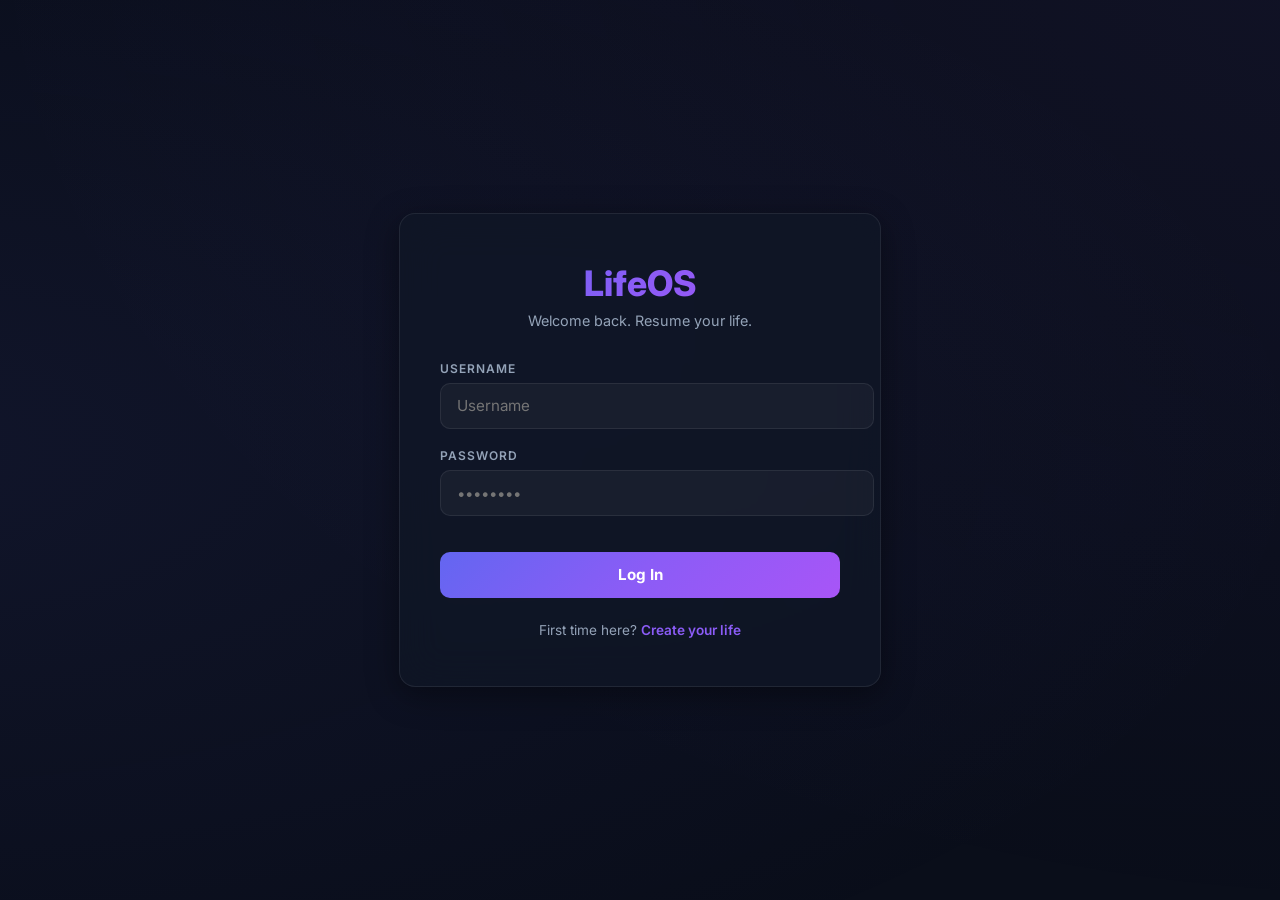
<file: static/login.html>
<!DOCTYPE html>
<html lang="en" data-theme="dark">
<head>
<meta charset="UTF-8">
<meta name="viewport" content="width=device-width, initial-scale=1.0">
<title>LifeOS — Login</title>
<link href="https://fonts.googleapis.com/css2?family=Inter:wght@300;400;500;600;700;800;900&display=swap" rel="stylesheet">
<style>
/* ─── CSS Variables (Theme System) ──────────────────────────────────────── */
:root {
  --font: 'Inter', -apple-system, sans-serif;
  --radius: 16px;
  --radius-sm: 10px;
  --transition: all 0.3s cubic-bezier(0.4, 0, 0.2, 1);
}

[data-theme="dark"] {
  --bg-primary: #0a0e1a;
  --bg-secondary: #111827;
  --bg-card: rgba(17, 24, 39, 0.7);
  --glass-bg: rgba(255, 255, 255, 0.04);
  --glass-border: rgba(255, 255, 255, 0.08);
  --glass-shadow: 0 8px 32px rgba(0, 0, 0, 0.4);
  --text-primary: #f1f5f9;
  --text-secondary: #94a3b8;
  --accent-gradient: linear-gradient(135deg, #6366f1, #8b5cf6, #a855f7);
}

body {
  font-family: var(--font);
  background: var(--bg-primary);
  color: var(--text-primary);
  height: 100vh;
  display: flex;
  align-items: center;
  justify-content: center;
  margin: 0;
  overflow: hidden;
}

body::before {
  content: ''; position: fixed; top: -50%; left: -50%; width: 200%; height: 200%;
  background: radial-gradient(ellipse at 20% 50%, rgba(99,102,241,0.08) 0%, transparent 50%),
              radial-gradient(ellipse at 80% 20%, rgba(139,92,246,0.06) 0%, transparent 50%);
  animation: bgShift 20s ease-in-out infinite alternate; z-index: -1;
}
@keyframes bgShift { 0% { transform: translate(0, 0); } 100% { transform: translate(2%, 1%); } }

.auth-card {
  background: var(--bg-card);
  backdrop-filter: blur(20px);
  border: 1px solid var(--glass-border);
  border-radius: var(--radius);
  box-shadow: var(--glass-shadow);
  padding: 3rem 2.5rem;
  width: 100%;
  max-width: 400px;
  text-align: center;
}

.logo {
  font-weight: 800; font-size: 2.2rem; margin-bottom: 0.5rem;
  background: var(--accent-gradient); -webkit-background-clip: text;
  -webkit-text-fill-color: transparent; background-clip: text;
}
.subtitle { color: var(--text-secondary); font-size: 0.9rem; margin-bottom: 2rem; }

.input-group { text-align: left; margin-bottom: 1.2rem; }
.input-label { display: block; font-size: 0.75rem; font-weight: 600; color: var(--text-secondary); margin-bottom: 0.4rem; text-transform: uppercase; letter-spacing: 1px; }
.auth-input {
  width: 100%; padding: 0.8rem 1rem;
  background: var(--glass-bg); border: 1px solid var(--glass-border);
  border-radius: var(--radius-sm); color: var(--text-primary);
  font-family: var(--font); font-size: 0.95rem; outline: none; transition: var(--transition);
}
.auth-input:focus { border-color: #6366f1; }

.btn-primary {
  width: 100%; padding: 0.85rem; border: none; border-radius: var(--radius-sm);
  background: var(--accent-gradient); color: #fff; margin-top: 1rem;
  font-family: var(--font); font-size: 0.95rem; font-weight: 700;
  cursor: pointer; transition: var(--transition);
}
.btn-primary:hover { transform: translateY(-2px); box-shadow: 0 4px 15px rgba(99,102,241,0.3); }

.link-text { display: block; margin-top: 1.5rem; font-size: 0.85rem; color: var(--text-secondary); text-decoration: none; }
.link-text span { color: #8b5cf6; font-weight: 600; }
.link-text:hover span { text-decoration: underline; }
</style>
</head>
<body>

<div class="auth-card">
  <div class="logo">LifeOS</div>
  <div class="subtitle">Welcome back. Resume your life.</div>

  <form id="loginForm">
    <div class="input-group">
      <label class="input-label">Username</label>
      <input type="text" id="username" class="auth-input" placeholder="Username" required>
    </div>

    <div class="input-group">
      <label class="input-label">Password</label>
      <input type="password" id="password" class="auth-input" placeholder="••••••••" required>
    </div>

    <button type="submit" class="btn-primary">Log In</button>
  </form>
  
  <a href="/register" class="link-text">First time here? <span>Create your life</span></a>
</div>

<script>
document.getElementById('loginForm').addEventListener('submit', (e) => {
  e.preventDefault();
  const username = document.getElementById('username').value;
  localStorage.setItem('lifeos-user', username);
  if (!localStorage.getItem('lifeos-avatar')) {
    localStorage.setItem('lifeos-avatar', '🧑‍🚀');
  }
  window.location.href = '/';
});
</script>

</body>
</html>
</file>
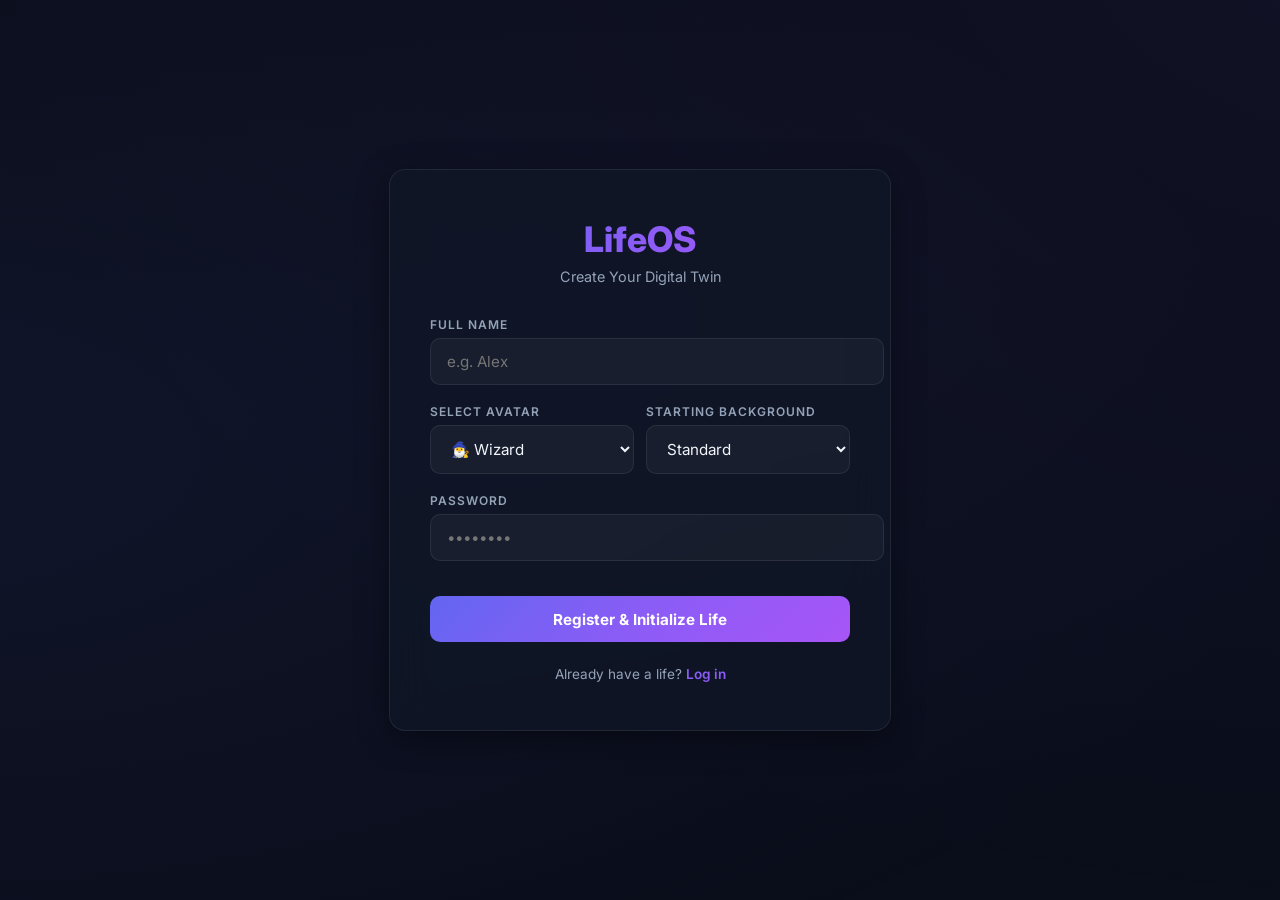
<file: static/register.html>
<!DOCTYPE html>
<html lang="en" data-theme="dark">
<head>
<meta charset="UTF-8">
<meta name="viewport" content="width=device-width, initial-scale=1.0">
<title>LifeOS — Register</title>
<link href="https://fonts.googleapis.com/css2?family=Inter:wght@300;400;500;600;700;800;900&display=swap" rel="stylesheet">
<style>
/* ─── CSS Variables (Theme System) ──────────────────────────────────────── */
:root {
  --font: 'Inter', -apple-system, sans-serif;
  --radius: 16px;
  --radius-sm: 10px;
  --transition: all 0.3s cubic-bezier(0.4, 0, 0.2, 1);
}

[data-theme="dark"] {
  --bg-primary: #0a0e1a;
  --bg-secondary: #111827;
  --bg-card: rgba(17, 24, 39, 0.7);
  --glass-bg: rgba(255, 255, 255, 0.04);
  --glass-border: rgba(255, 255, 255, 0.08);
  --glass-shadow: 0 8px 32px rgba(0, 0, 0, 0.4);
  --text-primary: #f1f5f9;
  --text-secondary: #94a3b8;
  --accent-gradient: linear-gradient(135deg, #6366f1, #8b5cf6, #a855f7);
}

body {
  font-family: var(--font);
  background: var(--bg-primary);
  color: var(--text-primary);
  height: 100vh;
  display: flex;
  align-items: center;
  justify-content: center;
  margin: 0;
  overflow: hidden;
}

body::before {
  content: ''; position: fixed; top: -50%; left: -50%; width: 200%; height: 200%;
  background: radial-gradient(ellipse at 20% 50%, rgba(99,102,241,0.08) 0%, transparent 50%),
              radial-gradient(ellipse at 80% 20%, rgba(139,92,246,0.06) 0%, transparent 50%);
  animation: bgShift 20s ease-in-out infinite alternate; z-index: -1;
}

@keyframes bgShift { 0% { transform: translate(0, 0); } 100% { transform: translate(2%, 1%); } }

.auth-card {
  background: var(--bg-card);
  backdrop-filter: blur(20px);
  border: 1px solid var(--glass-border);
  border-radius: var(--radius);
  box-shadow: var(--glass-shadow);
  padding: 3rem 2.5rem;
  width: 100%;
  max-width: 420px;
  text-align: center;
}

.logo {
  font-weight: 800; font-size: 2.2rem; margin-bottom: 0.5rem;
  background: var(--accent-gradient); -webkit-background-clip: text;
  -webkit-text-fill-color: transparent; background-clip: text;
}
.subtitle { color: var(--text-secondary); font-size: 0.9rem; margin-bottom: 2rem; }

.input-group { text-align: left; margin-bottom: 1.2rem; }
.input-label { display: block; font-size: 0.75rem; font-weight: 600; color: var(--text-secondary); margin-bottom: 0.4rem; text-transform: uppercase; letter-spacing: 1px; }
.auth-input {
  width: 100%; padding: 0.8rem 1rem;
  background: var(--glass-bg); border: 1px solid var(--glass-border);
  border-radius: var(--radius-sm); color: var(--text-primary);
  font-family: var(--font); font-size: 0.95rem; outline: none; transition: var(--transition);
}
.auth-input:focus { border-color: #6366f1; }
.auth-input option { background: var(--bg-primary); color: var(--text-primary); }

.btn-primary {
  width: 100%; padding: 0.85rem; border: none; border-radius: var(--radius-sm);
  background: var(--accent-gradient); color: #fff; margin-top: 1rem;
  font-family: var(--font); font-size: 0.95rem; font-weight: 700;
  cursor: pointer; transition: var(--transition);
}
.btn-primary:hover { transform: translateY(-2px); box-shadow: 0 4px 15px rgba(99,102,241,0.3); }

.link-text { display: block; margin-top: 1.5rem; font-size: 0.85rem; color: var(--text-secondary); text-decoration: none; }
.link-text span { color: #8b5cf6; font-weight: 600; }
.link-text:hover span { text-decoration: underline; }

/* Grid for detailed options */
.detailed-options { display: grid; grid-template-columns: 1fr 1fr; gap: 0.8rem; margin-bottom: 1.2rem; }
</style>
</head>
<body>

<div class="auth-card">
  <div class="logo">LifeOS</div>
  <div class="subtitle">Create Your Digital Twin</div>

  <form id="registerForm">
    <div class="input-group">
      <label class="input-label">Full Name</label>
      <input type="text" id="username" class="auth-input" placeholder="e.g. Alex" required>
    </div>
    
    <div class="detailed-options">
      <div class="input-group" style="margin-bottom:0;">
        <label class="input-label">Select Avatar</label>
        <select id="avatar" class="auth-input">
          <option value="🧙‍♂️">🧙‍♂️ Wizard</option>
          <option value="🧑‍🚀">🧑‍🚀 Explorer</option>
          <option value="🥷">🥷 Ninja</option>
          <option value="🧛">🧛 Vampire</option>
        </select>
      </div>
      <div class="input-group" style="margin-bottom:0;">
        <label class="input-label">Starting Background</label>
        <select id="background" class="auth-input">
          <option value="standard">Standard</option>
          <option value="rich_parents">Rich Parents</option>
          <option value="college_debt">College Debt</option>
        </select>
      </div>
    </div>

    <div class="input-group">
      <label class="input-label">Password</label>
      <input type="password" id="password" class="auth-input" placeholder="••••••••" required>
    </div>

    <button type="submit" class="btn-primary">Register & Initialize Life</button>
  </form>
  
  <a href="/login" class="link-text">Already have a life? <span>Log in</span></a>
</div>

<script>
document.getElementById('registerForm').addEventListener('submit', (e) => {
  e.preventDefault();
  const username = document.getElementById('username').value;
  const avatar = document.getElementById('avatar').value;
  const background = document.getElementById('background').value;
  
  // Save specific detailed options to localStorage for daily life personalization
  localStorage.setItem('lifeos-user', username);
  localStorage.setItem('lifeos-avatar', avatar);
  localStorage.setItem('lifeos-background', background);
  
  window.location.href = '/';
});
</script>

</body>
</html>
</file>
